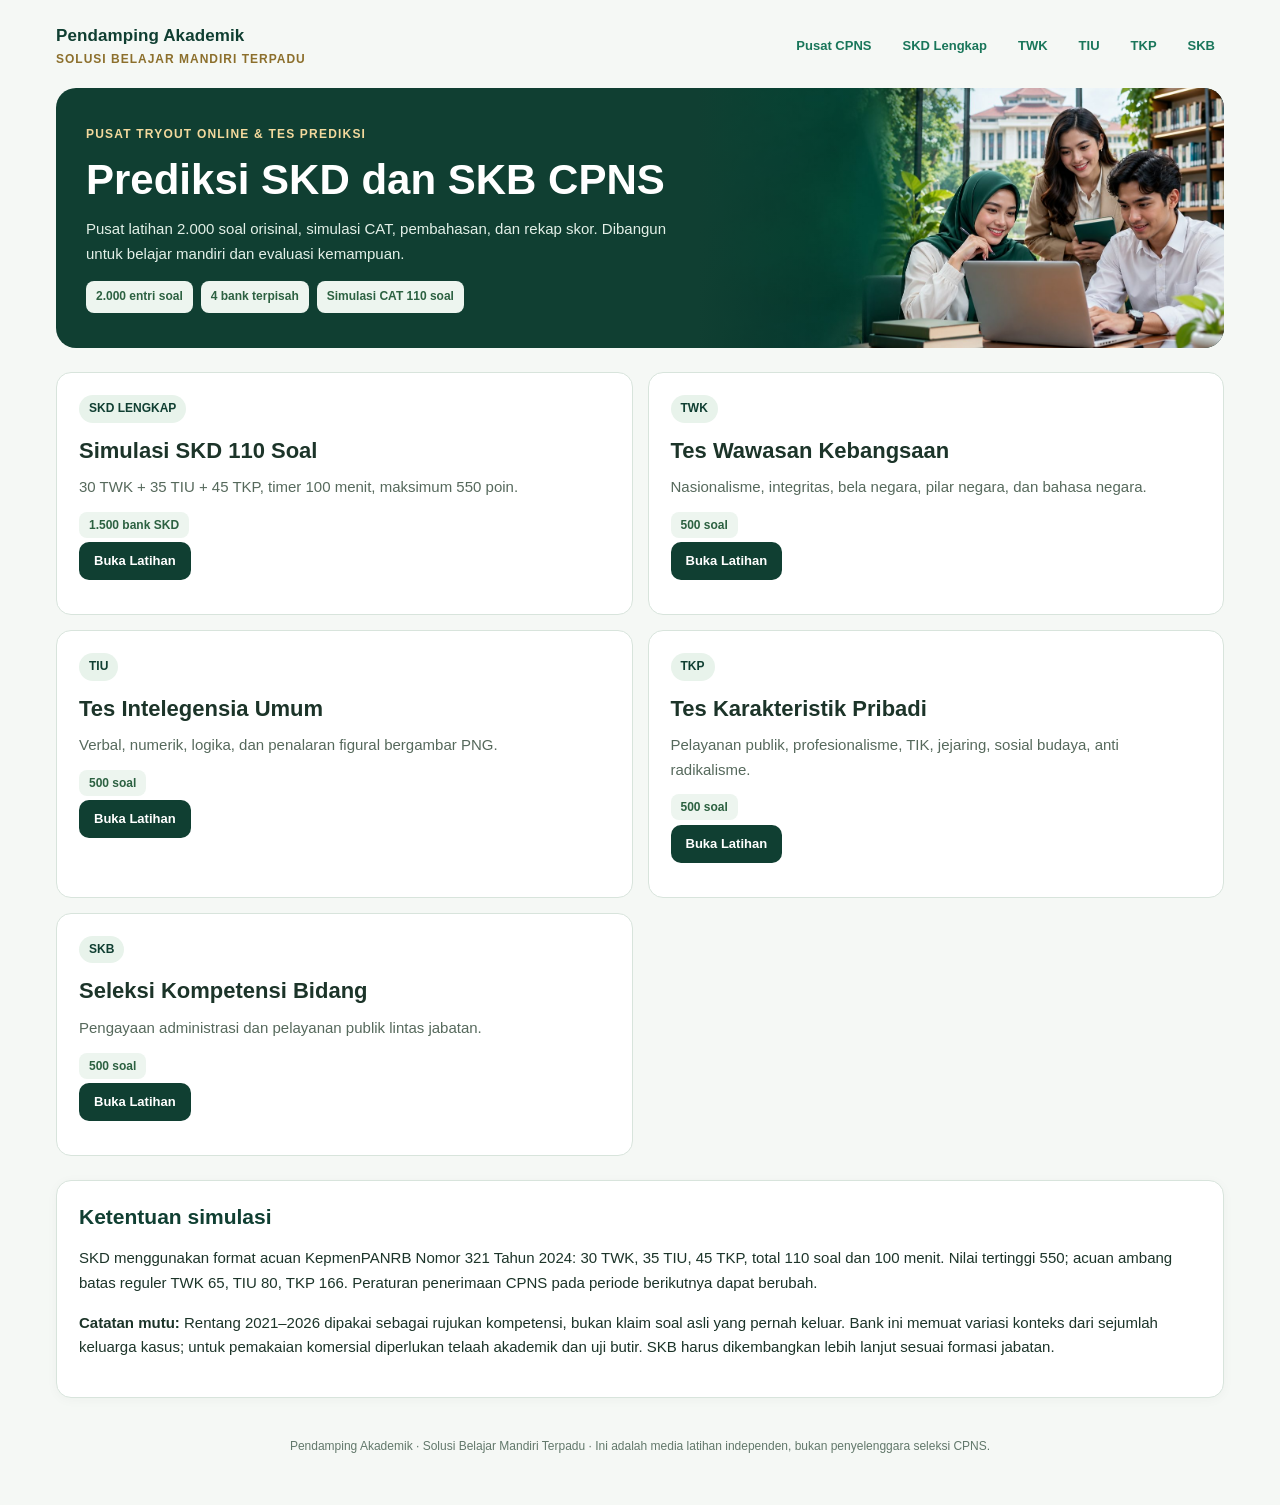
<file: index.html>
<!doctype html><html lang="id"><head><meta charset="utf-8"><meta name="viewport" content="width=device-width,initial-scale=1"><title>Pusat Tes Prediksi CPNS 2026/2027 – Pendamping Akademik</title><meta name="description" content="Pusat tryout CPNS 2000 soal: TWK, TIU, TKP, SKB, dan simulasi SKD 110 soal acak. Foto realistis, penilaian dan pembahasan."><link rel="stylesheet" href="assets/app.css"></head><body><div class="shell"><header class="top"><a class="brand" href="./">Pendamping Akademik<small>SOLUSI BELAJAR MANDIRI TERPADU</small></a><nav class="navlinks"><a href="">Pusat CPNS</a><a href="skd/">SKD Lengkap</a><a href="twk/">TWK</a><a href="tiu/">TIU</a><a href="tkp/">TKP</a><a href="skb/">SKB</a></nav></header><div class="hero"><div class="hero-copy"><div class="eyebrow">PUSAT TRYOUT ONLINE & TES PREDIKSI</div><h1>Prediksi SKD dan SKB CPNS</h1><p>Pusat latihan 2.000 soal orisinal, simulasi CAT, pembahasan, dan rekap skor. Dibangun untuk belajar mandiri dan evaluasi kemampuan.</p><div class="statrow"><span class="stat">2.000 entri soal</span><span class="stat">4 bank terpisah</span><span class="stat">Simulasi CAT 110 soal</span></div></div><div class="hero-photo" role="img" aria-label="Foto realistis pelajar mempersiapkan ujian CPNS"></div></div><div class="card-grid"><a class="feature" href="skd/"><span class="num">SKD LENGKAP</span><h2>Simulasi SKD 110 Soal</h2><p>30 TWK + 35 TIU + 45 TKP, timer 100 menit, maksimum 550 poin.</p><span class="stat">1.500 bank SKD</span><p><span class="more">Buka Latihan</span></p></a><a class="feature" href="twk/"><span class="num">TWK</span><h2>Tes Wawasan Kebangsaan</h2><p>Nasionalisme, integritas, bela negara, pilar negara, dan bahasa negara.</p><span class="stat">500 soal</span><p><span class="more">Buka Latihan</span></p></a><a class="feature" href="tiu/"><span class="num">TIU</span><h2>Tes Intelegensia Umum</h2><p>Verbal, numerik, logika, dan penalaran figural bergambar PNG.</p><span class="stat">500 soal</span><p><span class="more">Buka Latihan</span></p></a><a class="feature" href="tkp/"><span class="num">TKP</span><h2>Tes Karakteristik Pribadi</h2><p>Pelayanan publik, profesionalisme, TIK, jejaring, sosial budaya, anti radikalisme.</p><span class="stat">500 soal</span><p><span class="more">Buka Latihan</span></p></a><a class="feature" href="skb/"><span class="num">SKB</span><h2>Seleksi Kompetensi Bidang</h2><p>Pengayaan administrasi dan pelayanan publik lintas jabatan.</p><span class="stat">500 soal</span><p><span class="more">Buka Latihan</span></p></a></div><section class="panel"><h2>Ketentuan simulasi</h2><p>SKD menggunakan format acuan KepmenPANRB Nomor 321 Tahun 2024: 30 TWK, 35 TIU, 45 TKP, total 110 soal dan 100 menit. Nilai tertinggi 550; acuan ambang batas reguler TWK 65, TIU 80, TKP 166. Peraturan penerimaan CPNS pada periode berikutnya dapat berubah.</p><p><strong>Catatan mutu:</strong> Rentang 2021–2026 dipakai sebagai rujukan kompetensi, bukan klaim soal asli yang pernah keluar. Bank ini memuat variasi konteks dari sejumlah keluarga kasus; untuk pemakaian komersial diperlukan telaah akademik dan uji butir. SKB harus dikembangkan lebih lanjut sesuai formasi jabatan.</p></section><footer class="footer">Pendamping Akademik · Solusi Belajar Mandiri Terpadu · Ini adalah media latihan independen, bukan penyelenggara seleksi CPNS.</footer></div></body></html>
</file>
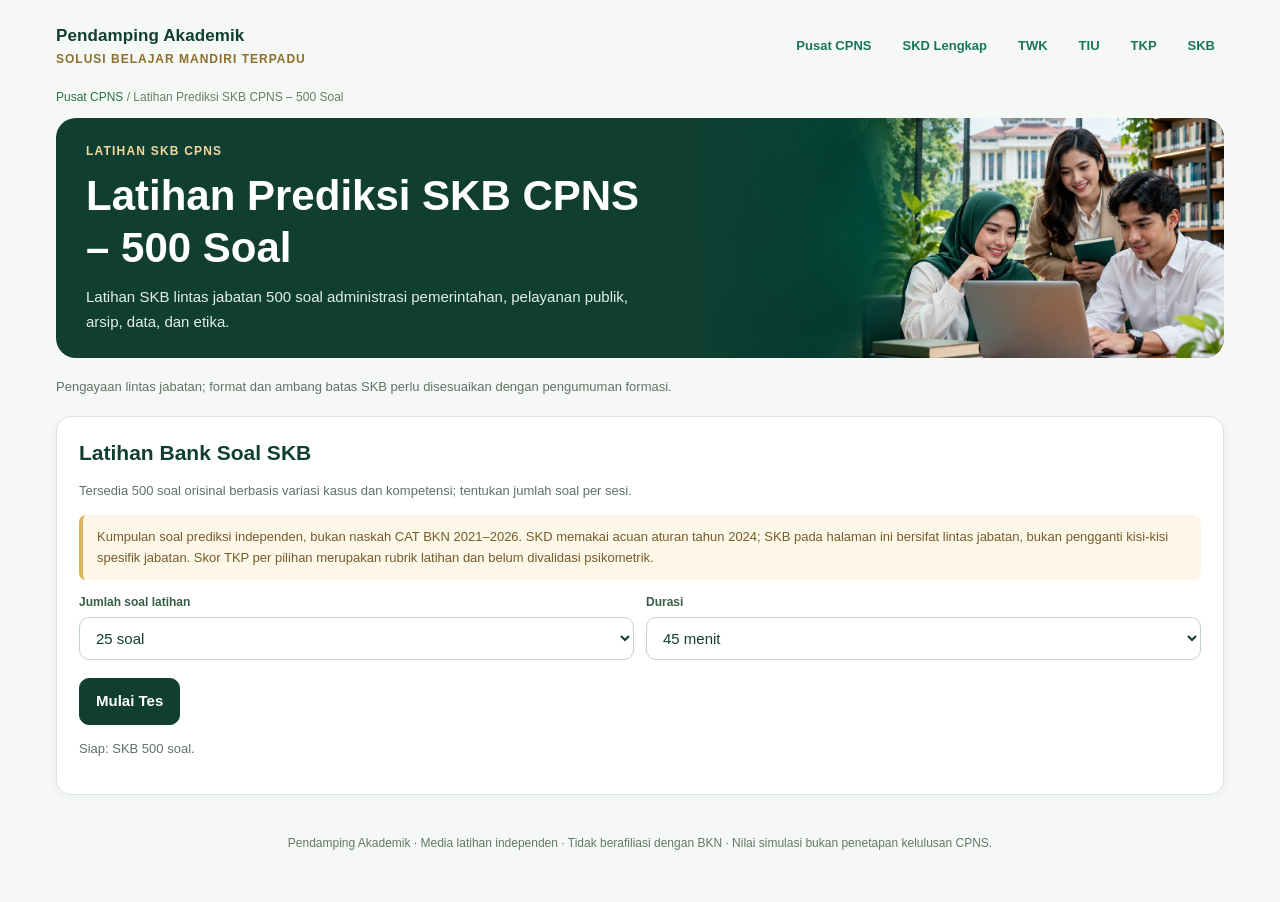
<file: skb/index.html>
<!doctype html><html lang="id"><head><meta charset="utf-8"><meta name="viewport" content="width=device-width,initial-scale=1"><title>Latihan Prediksi SKB CPNS – 500 Soal | Pendamping Akademik</title><meta name="description" content="Latihan SKB lintas jabatan 500 soal administrasi pemerintahan, pelayanan publik, arsip, data, dan etika."><link rel="stylesheet" href="../assets/app.css"></head><body><div class="shell"><header class="top"><a class="brand" href="../">Pendamping Akademik<small>SOLUSI BELAJAR MANDIRI TERPADU</small></a><nav class="navlinks" aria-label="Navigasi CPNS"><a href="../">Pusat CPNS</a><a href="../skd/">SKD Lengkap</a><a href="../twk/">TWK</a><a href="../tiu/">TIU</a><a href="../tkp/">TKP</a><a href="../skb/">SKB</a></nav></header><p class="breadcrumbs"><a href="../">Pusat CPNS</a> / Latihan Prediksi SKB CPNS – 500 Soal</p><div class="hero hero-compact"><div class="hero-copy"><div class="eyebrow" id="page-mode">PREDIKSI CPNS 2026/2027</div><h1>Latihan Prediksi SKB CPNS – 500 Soal</h1><p>Latihan SKB lintas jabatan 500 soal administrasi pemerintahan, pelayanan publik, arsip, data, dan etika.</p></div><div class="hero-photo" role="img" aria-label="Foto realistis peserta mempersiapkan ujian CPNS"></div></div><p class="intro small-note">Pengayaan lintas jabatan; format dan ambang batas SKB perlu disesuaikan dengan pengumuman formasi.</p><section class="panel" id="app">
<section id="setup"><h2 id="setup-title">Pengaturan Simulasi</h2><p id="intro-detail" class="small-note"></p><div class="fine">Kumpulan soal prediksi independen, bukan naskah CAT BKN 2021–2026. SKD memakai acuan aturan tahun 2024; SKB pada halaman ini bersifat lintas jabatan, bukan pengganti kisi-kisi spesifik jabatan. Skor TKP per pilihan merupakan rubrik latihan dan belum divalidasi psikometrik.</div><div class="controls"><div class="field" id="count-container"><label for="count-select">Jumlah soal latihan</label><select id="count-select"></select></div><div class="field"><label for="time-select">Durasi</label><select id="time-select"></select></div></div><div class="actions"><button class="btn primary" id="btn-start" disabled>Mulai Tes</button></div><p class="small-note" id="load-status">Mempersiapkan bank soal ...</p><div id="resume-wrap" class="fine" hidden></div></section>
<section id="exam" hidden><div class="exam-head"><div><strong id="head-current">Soal 1 dari 110</strong><span class="pill" id="answered-label">0 dijawab</span></div><div class="clock" id="timer">100:00</div></div><div class="progress"><span id="progress"></span></div><div class="exam-grid"><div class="question-box"><div class="qmeta" id="q-meta"></div><div class="question" id="question"></div><img id="question-image" class="figure" hidden alt="Diagram soal figural"/><div class="options" id="options"></div><div class="actions"><button class="btn" id="btn-prev">Sebelumnya</button><button class="btn" id="btn-next">Berikutnya</button><button class="btn" id="btn-mark">Tandai soal</button><button class="btn gold" id="btn-finish">Selesai & Nilai</button></div></div><aside class="side"><h3>Navigasi Soal</h3><div class="section-pills" id="section-pills"></div><div class="qgrid" id="q-grid"></div><div class="legend">Hijau: dijawab. Garis emas: ditandai. Gelap: soal aktif.</div></aside></div></section>
<section id="results" hidden><h2>Hasil Tes dan Pembahasan</h2><p id="results-info"></p><div id="total-score" class="big-score"></div><div id="result-status" class="fine"></div><div id="score-cards" class="result-grid"></div><div class="actions"><button class="btn primary" id="btn-again">Paket Baru</button><button class="btn" id="btn-export">Unduh Hasil CSV</button><button class="btn" id="btn-print">Cetak / Simpan PDF</button></div><h2 style="margin-top:27px">Pembahasan Per Nomor</h2><div id="review"></div></section>
</section><footer class="footer">Pendamping Akademik · Media latihan independen · Tidak berafiliasi dengan BKN · Nilai simulasi bukan penetapan kelulusan CPNS.</footer></div><script>window.PA_CPNS_CONFIG={mode:"skb"};</script><script src="../assets/app.js" defer></script></body></html>
</file>
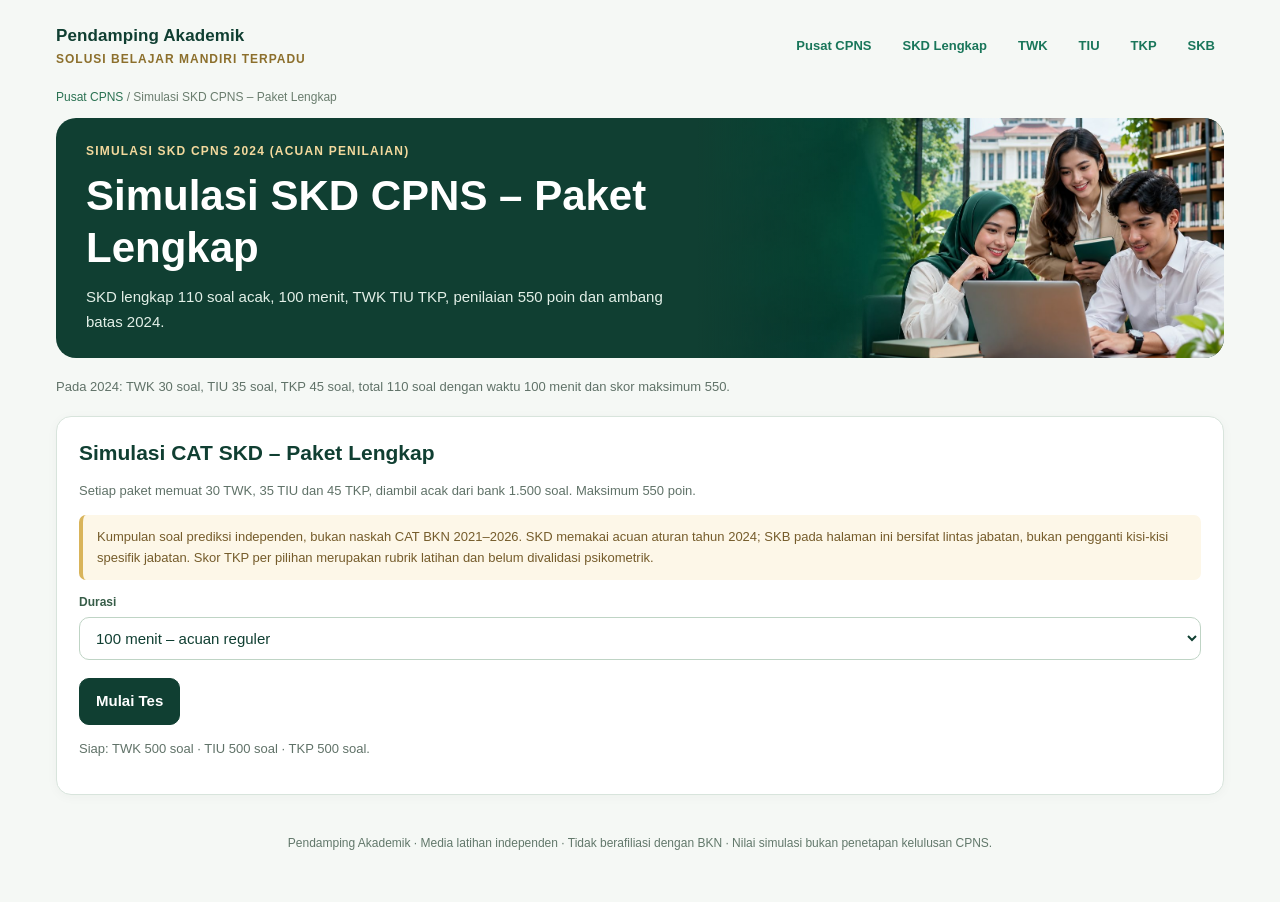
<file: skd/index.html>
<!doctype html><html lang="id"><head><meta charset="utf-8"><meta name="viewport" content="width=device-width,initial-scale=1"><title>Simulasi SKD CPNS – Paket Lengkap | Pendamping Akademik</title><meta name="description" content="SKD lengkap 110 soal acak, 100 menit, TWK TIU TKP, penilaian 550 poin dan ambang batas 2024."><link rel="stylesheet" href="../assets/app.css"></head><body><div class="shell"><header class="top"><a class="brand" href="../">Pendamping Akademik<small>SOLUSI BELAJAR MANDIRI TERPADU</small></a><nav class="navlinks" aria-label="Navigasi CPNS"><a href="../">Pusat CPNS</a><a href="../skd/">SKD Lengkap</a><a href="../twk/">TWK</a><a href="../tiu/">TIU</a><a href="../tkp/">TKP</a><a href="../skb/">SKB</a></nav></header><p class="breadcrumbs"><a href="../">Pusat CPNS</a> / Simulasi SKD CPNS – Paket Lengkap</p><div class="hero hero-compact"><div class="hero-copy"><div class="eyebrow" id="page-mode">PREDIKSI CPNS 2026/2027</div><h1>Simulasi SKD CPNS – Paket Lengkap</h1><p>SKD lengkap 110 soal acak, 100 menit, TWK TIU TKP, penilaian 550 poin dan ambang batas 2024.</p></div><div class="hero-photo" role="img" aria-label="Foto realistis peserta mempersiapkan ujian CPNS"></div></div><p class="intro small-note">Pada 2024: TWK 30 soal, TIU 35 soal, TKP 45 soal, total 110 soal dengan waktu 100 menit dan skor maksimum 550.</p><section class="panel" id="app">
<section id="setup"><h2 id="setup-title">Pengaturan Simulasi</h2><p id="intro-detail" class="small-note"></p><div class="fine">Kumpulan soal prediksi independen, bukan naskah CAT BKN 2021–2026. SKD memakai acuan aturan tahun 2024; SKB pada halaman ini bersifat lintas jabatan, bukan pengganti kisi-kisi spesifik jabatan. Skor TKP per pilihan merupakan rubrik latihan dan belum divalidasi psikometrik.</div><div class="controls"><div class="field" id="count-container"><label for="count-select">Jumlah soal latihan</label><select id="count-select"></select></div><div class="field"><label for="time-select">Durasi</label><select id="time-select"></select></div></div><div class="actions"><button class="btn primary" id="btn-start" disabled>Mulai Tes</button></div><p class="small-note" id="load-status">Mempersiapkan bank soal ...</p><div id="resume-wrap" class="fine" hidden></div></section>
<section id="exam" hidden><div class="exam-head"><div><strong id="head-current">Soal 1 dari 110</strong><span class="pill" id="answered-label">0 dijawab</span></div><div class="clock" id="timer">100:00</div></div><div class="progress"><span id="progress"></span></div><div class="exam-grid"><div class="question-box"><div class="qmeta" id="q-meta"></div><div class="question" id="question"></div><img id="question-image" class="figure" hidden alt="Diagram soal figural"/><div class="options" id="options"></div><div class="actions"><button class="btn" id="btn-prev">Sebelumnya</button><button class="btn" id="btn-next">Berikutnya</button><button class="btn" id="btn-mark">Tandai soal</button><button class="btn gold" id="btn-finish">Selesai & Nilai</button></div></div><aside class="side"><h3>Navigasi Soal</h3><div class="section-pills" id="section-pills"></div><div class="qgrid" id="q-grid"></div><div class="legend">Hijau: dijawab. Garis emas: ditandai. Gelap: soal aktif.</div></aside></div></section>
<section id="results" hidden><h2>Hasil Tes dan Pembahasan</h2><p id="results-info"></p><div id="total-score" class="big-score"></div><div id="result-status" class="fine"></div><div id="score-cards" class="result-grid"></div><div class="actions"><button class="btn primary" id="btn-again">Paket Baru</button><button class="btn" id="btn-export">Unduh Hasil CSV</button><button class="btn" id="btn-print">Cetak / Simpan PDF</button></div><h2 style="margin-top:27px">Pembahasan Per Nomor</h2><div id="review"></div></section>
</section><footer class="footer">Pendamping Akademik · Media latihan independen · Tidak berafiliasi dengan BKN · Nilai simulasi bukan penetapan kelulusan CPNS.</footer></div><script>window.PA_CPNS_CONFIG={mode:"skd"};</script><script src="../assets/app.js" defer></script></body></html>
</file>
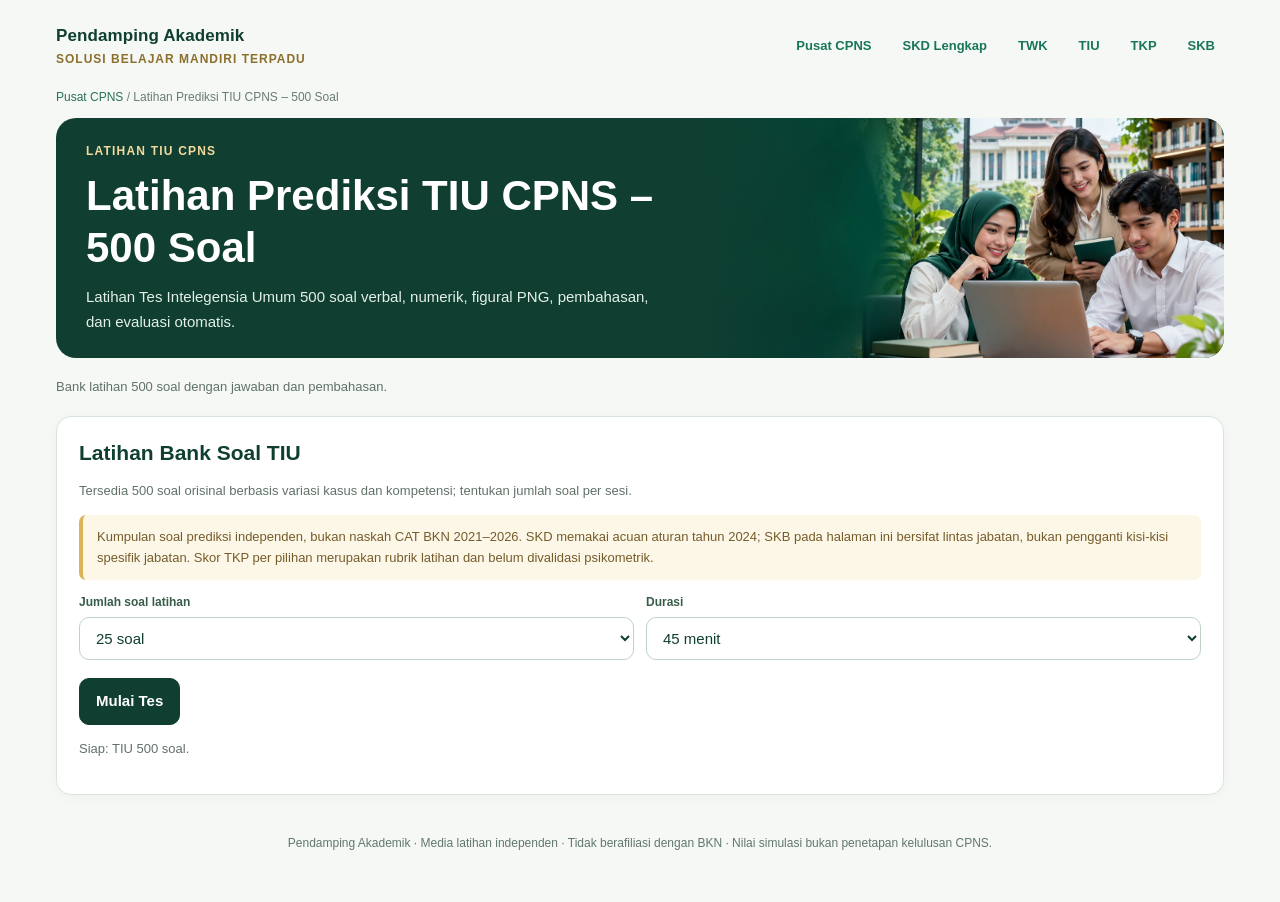
<file: tiu/index.html>
<!doctype html><html lang="id"><head><meta charset="utf-8"><meta name="viewport" content="width=device-width,initial-scale=1"><title>Latihan Prediksi TIU CPNS – 500 Soal | Pendamping Akademik</title><meta name="description" content="Latihan Tes Intelegensia Umum 500 soal verbal, numerik, figural PNG, pembahasan, dan evaluasi otomatis."><link rel="stylesheet" href="../assets/app.css"></head><body><div class="shell"><header class="top"><a class="brand" href="../">Pendamping Akademik<small>SOLUSI BELAJAR MANDIRI TERPADU</small></a><nav class="navlinks" aria-label="Navigasi CPNS"><a href="../">Pusat CPNS</a><a href="../skd/">SKD Lengkap</a><a href="../twk/">TWK</a><a href="../tiu/">TIU</a><a href="../tkp/">TKP</a><a href="../skb/">SKB</a></nav></header><p class="breadcrumbs"><a href="../">Pusat CPNS</a> / Latihan Prediksi TIU CPNS – 500 Soal</p><div class="hero hero-compact"><div class="hero-copy"><div class="eyebrow" id="page-mode">PREDIKSI CPNS 2026/2027</div><h1>Latihan Prediksi TIU CPNS – 500 Soal</h1><p>Latihan Tes Intelegensia Umum 500 soal verbal, numerik, figural PNG, pembahasan, dan evaluasi otomatis.</p></div><div class="hero-photo" role="img" aria-label="Foto realistis peserta mempersiapkan ujian CPNS"></div></div><p class="intro small-note">Bank latihan 500 soal dengan jawaban dan pembahasan.</p><section class="panel" id="app">
<section id="setup"><h2 id="setup-title">Pengaturan Simulasi</h2><p id="intro-detail" class="small-note"></p><div class="fine">Kumpulan soal prediksi independen, bukan naskah CAT BKN 2021–2026. SKD memakai acuan aturan tahun 2024; SKB pada halaman ini bersifat lintas jabatan, bukan pengganti kisi-kisi spesifik jabatan. Skor TKP per pilihan merupakan rubrik latihan dan belum divalidasi psikometrik.</div><div class="controls"><div class="field" id="count-container"><label for="count-select">Jumlah soal latihan</label><select id="count-select"></select></div><div class="field"><label for="time-select">Durasi</label><select id="time-select"></select></div></div><div class="actions"><button class="btn primary" id="btn-start" disabled>Mulai Tes</button></div><p class="small-note" id="load-status">Mempersiapkan bank soal ...</p><div id="resume-wrap" class="fine" hidden></div></section>
<section id="exam" hidden><div class="exam-head"><div><strong id="head-current">Soal 1 dari 110</strong><span class="pill" id="answered-label">0 dijawab</span></div><div class="clock" id="timer">100:00</div></div><div class="progress"><span id="progress"></span></div><div class="exam-grid"><div class="question-box"><div class="qmeta" id="q-meta"></div><div class="question" id="question"></div><img id="question-image" class="figure" hidden alt="Diagram soal figural"/><div class="options" id="options"></div><div class="actions"><button class="btn" id="btn-prev">Sebelumnya</button><button class="btn" id="btn-next">Berikutnya</button><button class="btn" id="btn-mark">Tandai soal</button><button class="btn gold" id="btn-finish">Selesai & Nilai</button></div></div><aside class="side"><h3>Navigasi Soal</h3><div class="section-pills" id="section-pills"></div><div class="qgrid" id="q-grid"></div><div class="legend">Hijau: dijawab. Garis emas: ditandai. Gelap: soal aktif.</div></aside></div></section>
<section id="results" hidden><h2>Hasil Tes dan Pembahasan</h2><p id="results-info"></p><div id="total-score" class="big-score"></div><div id="result-status" class="fine"></div><div id="score-cards" class="result-grid"></div><div class="actions"><button class="btn primary" id="btn-again">Paket Baru</button><button class="btn" id="btn-export">Unduh Hasil CSV</button><button class="btn" id="btn-print">Cetak / Simpan PDF</button></div><h2 style="margin-top:27px">Pembahasan Per Nomor</h2><div id="review"></div></section>
</section><footer class="footer">Pendamping Akademik · Media latihan independen · Tidak berafiliasi dengan BKN · Nilai simulasi bukan penetapan kelulusan CPNS.</footer></div><script>window.PA_CPNS_CONFIG={mode:"tiu"};</script><script src="../assets/app.js" defer></script></body></html>
</file>
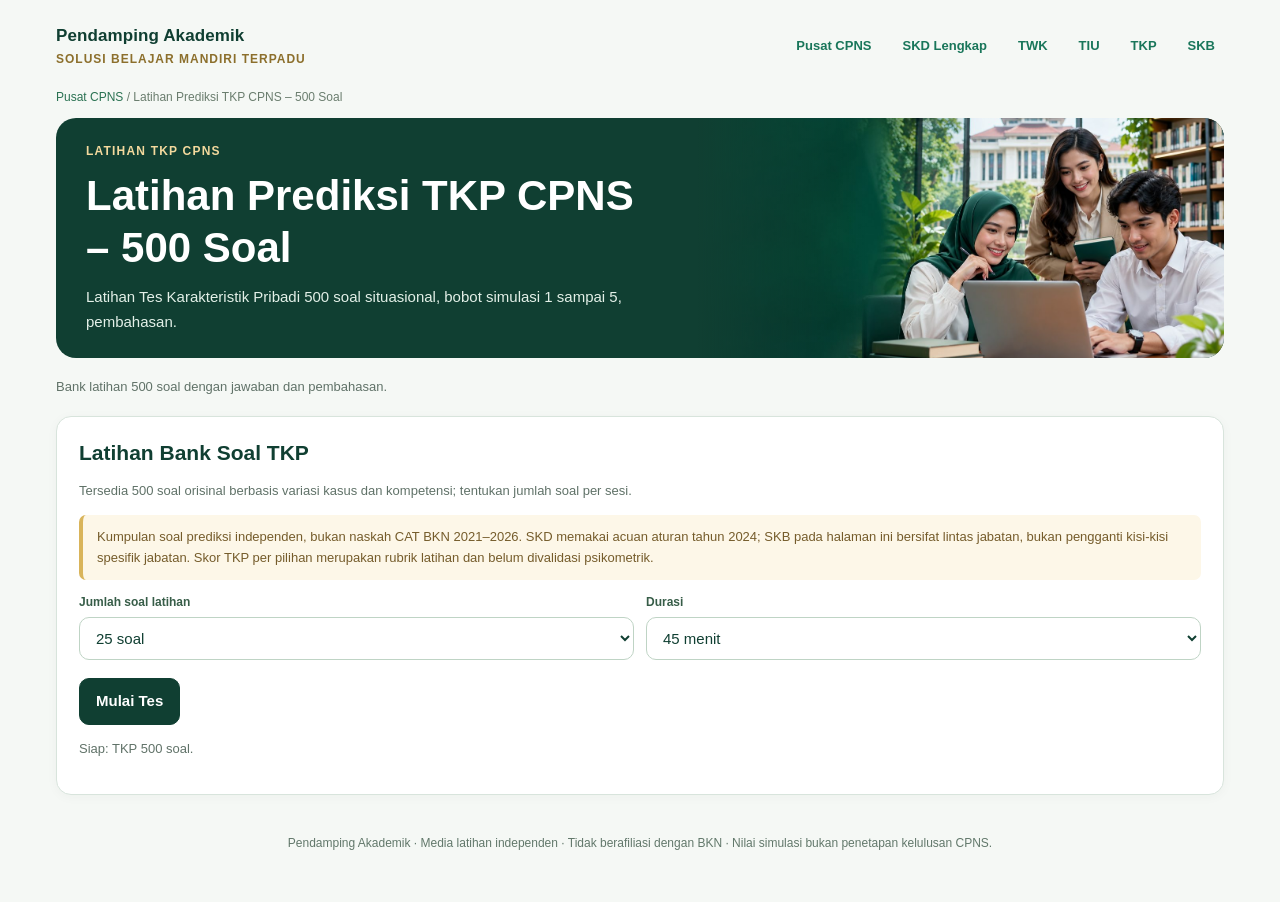
<file: tkp/index.html>
<!doctype html><html lang="id"><head><meta charset="utf-8"><meta name="viewport" content="width=device-width,initial-scale=1"><title>Latihan Prediksi TKP CPNS – 500 Soal | Pendamping Akademik</title><meta name="description" content="Latihan Tes Karakteristik Pribadi 500 soal situasional, bobot simulasi 1 sampai 5, pembahasan."><link rel="stylesheet" href="../assets/app.css"></head><body><div class="shell"><header class="top"><a class="brand" href="../">Pendamping Akademik<small>SOLUSI BELAJAR MANDIRI TERPADU</small></a><nav class="navlinks" aria-label="Navigasi CPNS"><a href="../">Pusat CPNS</a><a href="../skd/">SKD Lengkap</a><a href="../twk/">TWK</a><a href="../tiu/">TIU</a><a href="../tkp/">TKP</a><a href="../skb/">SKB</a></nav></header><p class="breadcrumbs"><a href="../">Pusat CPNS</a> / Latihan Prediksi TKP CPNS – 500 Soal</p><div class="hero hero-compact"><div class="hero-copy"><div class="eyebrow" id="page-mode">PREDIKSI CPNS 2026/2027</div><h1>Latihan Prediksi TKP CPNS – 500 Soal</h1><p>Latihan Tes Karakteristik Pribadi 500 soal situasional, bobot simulasi 1 sampai 5, pembahasan.</p></div><div class="hero-photo" role="img" aria-label="Foto realistis peserta mempersiapkan ujian CPNS"></div></div><p class="intro small-note">Bank latihan 500 soal dengan jawaban dan pembahasan.</p><section class="panel" id="app">
<section id="setup"><h2 id="setup-title">Pengaturan Simulasi</h2><p id="intro-detail" class="small-note"></p><div class="fine">Kumpulan soal prediksi independen, bukan naskah CAT BKN 2021–2026. SKD memakai acuan aturan tahun 2024; SKB pada halaman ini bersifat lintas jabatan, bukan pengganti kisi-kisi spesifik jabatan. Skor TKP per pilihan merupakan rubrik latihan dan belum divalidasi psikometrik.</div><div class="controls"><div class="field" id="count-container"><label for="count-select">Jumlah soal latihan</label><select id="count-select"></select></div><div class="field"><label for="time-select">Durasi</label><select id="time-select"></select></div></div><div class="actions"><button class="btn primary" id="btn-start" disabled>Mulai Tes</button></div><p class="small-note" id="load-status">Mempersiapkan bank soal ...</p><div id="resume-wrap" class="fine" hidden></div></section>
<section id="exam" hidden><div class="exam-head"><div><strong id="head-current">Soal 1 dari 110</strong><span class="pill" id="answered-label">0 dijawab</span></div><div class="clock" id="timer">100:00</div></div><div class="progress"><span id="progress"></span></div><div class="exam-grid"><div class="question-box"><div class="qmeta" id="q-meta"></div><div class="question" id="question"></div><img id="question-image" class="figure" hidden alt="Diagram soal figural"/><div class="options" id="options"></div><div class="actions"><button class="btn" id="btn-prev">Sebelumnya</button><button class="btn" id="btn-next">Berikutnya</button><button class="btn" id="btn-mark">Tandai soal</button><button class="btn gold" id="btn-finish">Selesai & Nilai</button></div></div><aside class="side"><h3>Navigasi Soal</h3><div class="section-pills" id="section-pills"></div><div class="qgrid" id="q-grid"></div><div class="legend">Hijau: dijawab. Garis emas: ditandai. Gelap: soal aktif.</div></aside></div></section>
<section id="results" hidden><h2>Hasil Tes dan Pembahasan</h2><p id="results-info"></p><div id="total-score" class="big-score"></div><div id="result-status" class="fine"></div><div id="score-cards" class="result-grid"></div><div class="actions"><button class="btn primary" id="btn-again">Paket Baru</button><button class="btn" id="btn-export">Unduh Hasil CSV</button><button class="btn" id="btn-print">Cetak / Simpan PDF</button></div><h2 style="margin-top:27px">Pembahasan Per Nomor</h2><div id="review"></div></section>
</section><footer class="footer">Pendamping Akademik · Media latihan independen · Tidak berafiliasi dengan BKN · Nilai simulasi bukan penetapan kelulusan CPNS.</footer></div><script>window.PA_CPNS_CONFIG={mode:"tkp"};</script><script src="../assets/app.js" defer></script></body></html>
</file>
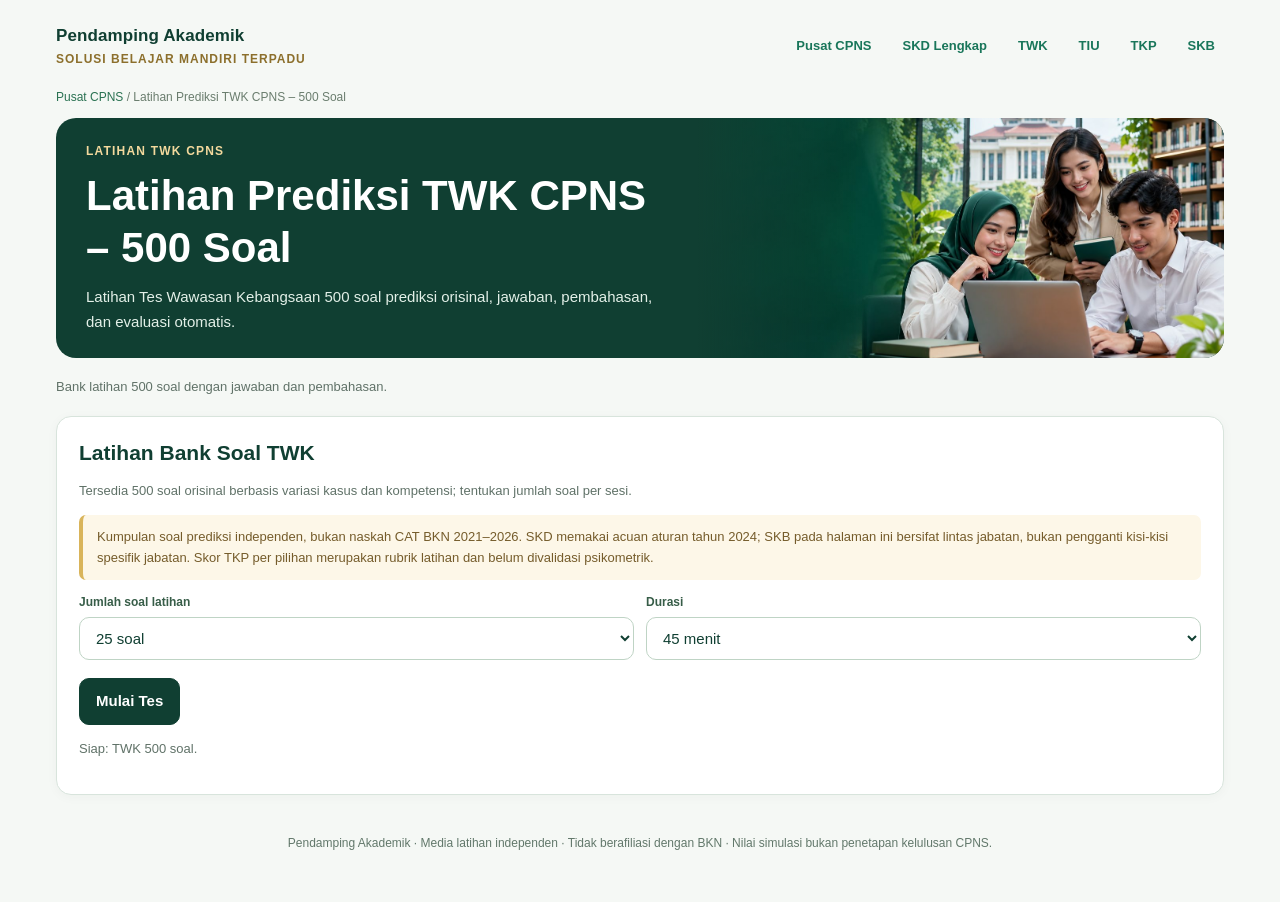
<file: twk/index.html>
<!doctype html><html lang="id"><head><meta charset="utf-8"><meta name="viewport" content="width=device-width,initial-scale=1"><title>Latihan Prediksi TWK CPNS – 500 Soal | Pendamping Akademik</title><meta name="description" content="Latihan Tes Wawasan Kebangsaan 500 soal prediksi orisinal, jawaban, pembahasan, dan evaluasi otomatis."><link rel="stylesheet" href="../assets/app.css"></head><body><div class="shell"><header class="top"><a class="brand" href="../">Pendamping Akademik<small>SOLUSI BELAJAR MANDIRI TERPADU</small></a><nav class="navlinks" aria-label="Navigasi CPNS"><a href="../">Pusat CPNS</a><a href="../skd/">SKD Lengkap</a><a href="../twk/">TWK</a><a href="../tiu/">TIU</a><a href="../tkp/">TKP</a><a href="../skb/">SKB</a></nav></header><p class="breadcrumbs"><a href="../">Pusat CPNS</a> / Latihan Prediksi TWK CPNS – 500 Soal</p><div class="hero hero-compact"><div class="hero-copy"><div class="eyebrow" id="page-mode">PREDIKSI CPNS 2026/2027</div><h1>Latihan Prediksi TWK CPNS – 500 Soal</h1><p>Latihan Tes Wawasan Kebangsaan 500 soal prediksi orisinal, jawaban, pembahasan, dan evaluasi otomatis.</p></div><div class="hero-photo" role="img" aria-label="Foto realistis peserta mempersiapkan ujian CPNS"></div></div><p class="intro small-note">Bank latihan 500 soal dengan jawaban dan pembahasan.</p><section class="panel" id="app">
<section id="setup"><h2 id="setup-title">Pengaturan Simulasi</h2><p id="intro-detail" class="small-note"></p><div class="fine">Kumpulan soal prediksi independen, bukan naskah CAT BKN 2021–2026. SKD memakai acuan aturan tahun 2024; SKB pada halaman ini bersifat lintas jabatan, bukan pengganti kisi-kisi spesifik jabatan. Skor TKP per pilihan merupakan rubrik latihan dan belum divalidasi psikometrik.</div><div class="controls"><div class="field" id="count-container"><label for="count-select">Jumlah soal latihan</label><select id="count-select"></select></div><div class="field"><label for="time-select">Durasi</label><select id="time-select"></select></div></div><div class="actions"><button class="btn primary" id="btn-start" disabled>Mulai Tes</button></div><p class="small-note" id="load-status">Mempersiapkan bank soal ...</p><div id="resume-wrap" class="fine" hidden></div></section>
<section id="exam" hidden><div class="exam-head"><div><strong id="head-current">Soal 1 dari 110</strong><span class="pill" id="answered-label">0 dijawab</span></div><div class="clock" id="timer">100:00</div></div><div class="progress"><span id="progress"></span></div><div class="exam-grid"><div class="question-box"><div class="qmeta" id="q-meta"></div><div class="question" id="question"></div><img id="question-image" class="figure" hidden alt="Diagram soal figural"/><div class="options" id="options"></div><div class="actions"><button class="btn" id="btn-prev">Sebelumnya</button><button class="btn" id="btn-next">Berikutnya</button><button class="btn" id="btn-mark">Tandai soal</button><button class="btn gold" id="btn-finish">Selesai & Nilai</button></div></div><aside class="side"><h3>Navigasi Soal</h3><div class="section-pills" id="section-pills"></div><div class="qgrid" id="q-grid"></div><div class="legend">Hijau: dijawab. Garis emas: ditandai. Gelap: soal aktif.</div></aside></div></section>
<section id="results" hidden><h2>Hasil Tes dan Pembahasan</h2><p id="results-info"></p><div id="total-score" class="big-score"></div><div id="result-status" class="fine"></div><div id="score-cards" class="result-grid"></div><div class="actions"><button class="btn primary" id="btn-again">Paket Baru</button><button class="btn" id="btn-export">Unduh Hasil CSV</button><button class="btn" id="btn-print">Cetak / Simpan PDF</button></div><h2 style="margin-top:27px">Pembahasan Per Nomor</h2><div id="review"></div></section>
</section><footer class="footer">Pendamping Akademik · Media latihan independen · Tidak berafiliasi dengan BKN · Nilai simulasi bukan penetapan kelulusan CPNS.</footer></div><script>window.PA_CPNS_CONFIG={mode:"twk"};</script><script src="../assets/app.js" defer></script></body></html>
</file>
<file: assets/app.css>
:root{--dark:#103f32;--emerald:#19765a;--gold:#d9b45a;--ink:#1c3429;--muted:#607268;--bg:#f5f8f5;--line:#d8e4dc}*{box-sizing:border-box}body{margin:0;background:var(--bg);font:15px/1.65 Arial,Helvetica,sans-serif;color:var(--ink)}a{color:var(--emerald);text-decoration:none}a:hover{text-decoration:underline}button,input,select{font:inherit}button{cursor:pointer}button:disabled{cursor:not-allowed;opacity:.5}button:focus-visible,input:focus-visible,select:focus-visible,a:focus-visible{outline:3px solid var(--gold);outline-offset:3px}.shell{max-width:1200px;margin:0 auto;padding:16px}.top{display:flex;align-items:center;justify-content:space-between;gap:12px;flex-wrap:wrap;margin:6px 0 18px}.brand{font-size:17px;font-weight:850;color:var(--dark);letter-spacing:.1px}.brand small{display:block;font-size:12px;letter-spacing:1px;color:#8c6f2c}.navlinks{display:flex;gap:13px;flex-wrap:wrap;font-weight:bold;font-size:13px}.navlinks a{padding:7px 9px;border-radius:9px}.navlinks a:hover{background:#e6f0e9}.hero{border-radius:20px;overflow:hidden;position:relative;background:var(--dark);color:white;min-height:260px;display:grid;grid-template-columns:1.1fr .9fr}.hero-copy{padding:30px 30px 28px;display:flex;justify-content:center;flex-direction:column;z-index:1}.hero .eyebrow{color:#f3d99d;letter-spacing:1.2px;font-weight:800;font-size:12px}.hero h1{font-size:clamp(27px,4vw,42px);line-height:1.22;margin:9px 0 12px}.hero p{max-width:650px;color:#e3f0e8;margin:0}.hero-photo{background:linear-gradient(90deg,#103f32 0%,transparent 32%),url('foto-persiapan-cpns.jpg') center/cover no-repeat;min-height:260px}.hero-compact{min-height:165px}.hero-compact .hero-copy{padding:24px 30px}.hero-compact .hero-photo{min-height:165px}.small-note{font-size:13px;color:var(--muted)}.intro{margin:18px 0}.panel{border:1px solid var(--line);background:white;border-radius:15px;padding:22px;margin:15px 0;box-shadow:0 2px 12px rgba(19,54,34,.035)}.panel h2{font-size:21px;line-height:1.35;color:var(--dark);margin:0 0 10px}.panel h3{font-size:17px;color:var(--dark)}.card-grid{display:grid;grid-template-columns:repeat(2,minmax(0,1fr));gap:15px;margin:24px 0}.feature{background:white;display:block;border-radius:15px;border:1px solid var(--line);padding:22px;color:var(--ink);transition:transform .16s,box-shadow .16s}.feature:hover{transform:translateY(-3px);text-decoration:none;box-shadow:0 8px 20px #0d39231b}.feature:focus-visible{outline:3px solid #d9b45a}.feature .num{display:inline-block;padding:4px 10px;background:#e8f3eb;color:var(--dark);font-size:12px;font-weight:bold;border-radius:30px}.feature h2{font-size:22px;margin:10px 0 5px}.feature p{margin:6px 0 12px;color:#56695c}.feature .more{display:inline-block;background:#103f32;color:#fff;padding:8px 15px;border-radius:10px;font-weight:bold;font-size:13px}.statrow{display:flex;gap:8px;flex-wrap:wrap;margin-top:14px}.stat{background:#edf5ef;padding:6px 10px;border-radius:8px;color:#2c6141;font-weight:bold;font-size:12px}.controls{display:flex;gap:12px;flex-wrap:wrap;align-items:end}.field{display:grid;gap:5px;min-width:165px;flex:1}.field label{font-size:12px;font-weight:bold;color:#375d48}.field input,.field select{width:100%;min-height:43px;border:1px solid #bfd4c5;border-radius:10px;padding:8px 12px;background:white;color:var(--dark)}.btn{border-radius:10px;border:1px solid #b9cfc1;padding:10px 16px;background:#edf5f0;color:#114b35;font-weight:800}.btn.primary{background:#103f32;color:white;border-color:#103f32}.btn.gold{background:var(--gold);border-color:var(--gold);color:#183528}.btn:hover:not(:disabled){filter:brightness(.95)}.actions{display:flex;gap:9px;flex-wrap:wrap;margin-top:18px}.fine{background:#fdf7e8;border-left:4px solid var(--gold);padding:11px 14px;margin:13px 0;border-radius:7px;font-size:13px;color:#755c2b}.fine.alert{background:#fff1ed;border-left-color:#c95c48;color:#974531}.fine.ok{background:#e9f5ea;border-left-color:#19765a;color:#275d3f}.status{font-weight:800;color:#19765a}.exam-head{display:flex;align-items:center;justify-content:space-between;gap:12px;flex-wrap:wrap}.clock{font-variant-numeric:tabular-nums;font-size:27px;font-weight:900;color:var(--dark)}.clock.urgent{color:#ba3d34}.progress{height:8px;background:#e4ebe6;border-radius:50px;overflow:hidden;margin:14px 0 18px}.progress span{display:block;height:100%;background:linear-gradient(90deg,#19765a,#d9b45a);width:0;transition:width .2s}.exam-grid{display:grid;grid-template-columns:minmax(0,1fr) 275px;gap:19px}.question-box{background:white;border:1px solid var(--line);border-radius:13px;padding:21px;min-width:0}.qmeta{font-size:12px;letter-spacing:.2px;font-weight:800;color:#567766;margin-bottom:13px}.question{font-size:17px;line-height:1.75;white-space:pre-wrap;overflow-wrap:anywhere;margin-bottom:16px}.figure{display:block;width:100%;max-width:850px;height:auto;border-radius:9px;border:1px solid #cfddd2;margin:14px 0}.options{display:grid;gap:9px}.option{display:flex;gap:12px;align-items:flex-start;padding:11px 13px;border:1px solid #d4e2d7;border-radius:11px;cursor:pointer;line-height:1.5}.option input{width:18px;height:18px;margin-top:2px;flex-shrink:0;accent-color:var(--emerald)}.option:has(input:checked){background:#ecf7ee;border-color:#3d9563}.option .letter{font-weight:bold;color:#1b653d;width:20px;flex-shrink:0}.side{align-self:start;position:sticky;top:14px;border:1px solid var(--line);border-radius:12px;background:#fff;padding:16px}.side h3{margin:0;font-size:15px}.qgrid{display:grid;grid-template-columns:repeat(5,1fr);gap:5px;margin:13px 0;max-height:300px;overflow:auto}.qgrid button{min-height:35px;border:1px solid #d1dfd5;background:#f6faf6;border-radius:7px;font-size:12px;font-weight:bold;color:#205b42}.qgrid button.answered{background:#cfe9d8;border-color:#66aa80}.qgrid button.marked{border:2px solid #c79529}.qgrid button.current{background:#103f32;color:#fff;border-color:#103f32}.side .legend{font-size:11px;color:#66806a}.section-pills{display:flex;flex-wrap:wrap;gap:6px;margin:7px 0}.pill{border-radius:30px;border:1px solid #d1e1d5;padding:3px 8px;font-weight:800;font-size:11px}.result-grid{display:grid;grid-template-columns:repeat(4,minmax(0,1fr));gap:12px}.resultcard{border:1px solid #d6e5d8;border-radius:12px;padding:14px;background:#f8fbf8}.resultcard b{font-size:25px;color:#1a6544;display:block}.resultcard span{font-size:12px;color:#647b6a}.big-score{font-size:43px;color:#156644;font-weight:900;margin:6px 0}.review{border-bottom:1px solid #dbe5dc;padding:17px 0}.review h3{margin:0 0 8px;font-size:15px}.review p{margin:6px 0}.review .ans{color:#265c40;font-weight:bold}.footer{font-size:12px;text-align:center;color:#62786b;padding:24px 5px 32px}.hidden,[hidden]{display:none!important}.breadcrumbs{font-size:12px;margin:10px 0;color:#6a7d6e}.breadcrumbs a{color:#2a7252}.level{color:#b56617;font-weight:bold}.tag{font-size:11px;background:#e9f2eb;padding:3px 8px;border-radius:30px;margin-right:4px}@media(max-width:850px){.exam-grid{grid-template-columns:1fr}.side{position:static}.hero{grid-template-columns:1fr}.hero-photo{display:none}.hero-copy{background:linear-gradient(90deg,#103f32da,#103f32bb),url('foto-persiapan-cpns.jpg') center/cover;padding:32px 24px}.hero-compact .hero-copy{padding:22px 24px}}@media(max-width:560px){.shell{padding:9px}.card-grid,.result-grid{grid-template-columns:1fr}.panel{padding:16px}.feature{padding:17px}.question-box{padding:13px}.question{font-size:16px}.top{align-items:flex-start}.navlinks{gap:5px}.btn{flex:1}.controls{flex-direction:column;align-items:stretch}.field{width:100%}}
@media print{body{background:white}.top,.hero,.navlinks,.actions,.qgrid,.side,#setup,#exam{display:none!important}.panel{box-shadow:none;border:none}.review{break-inside:avoid}}
</file>
